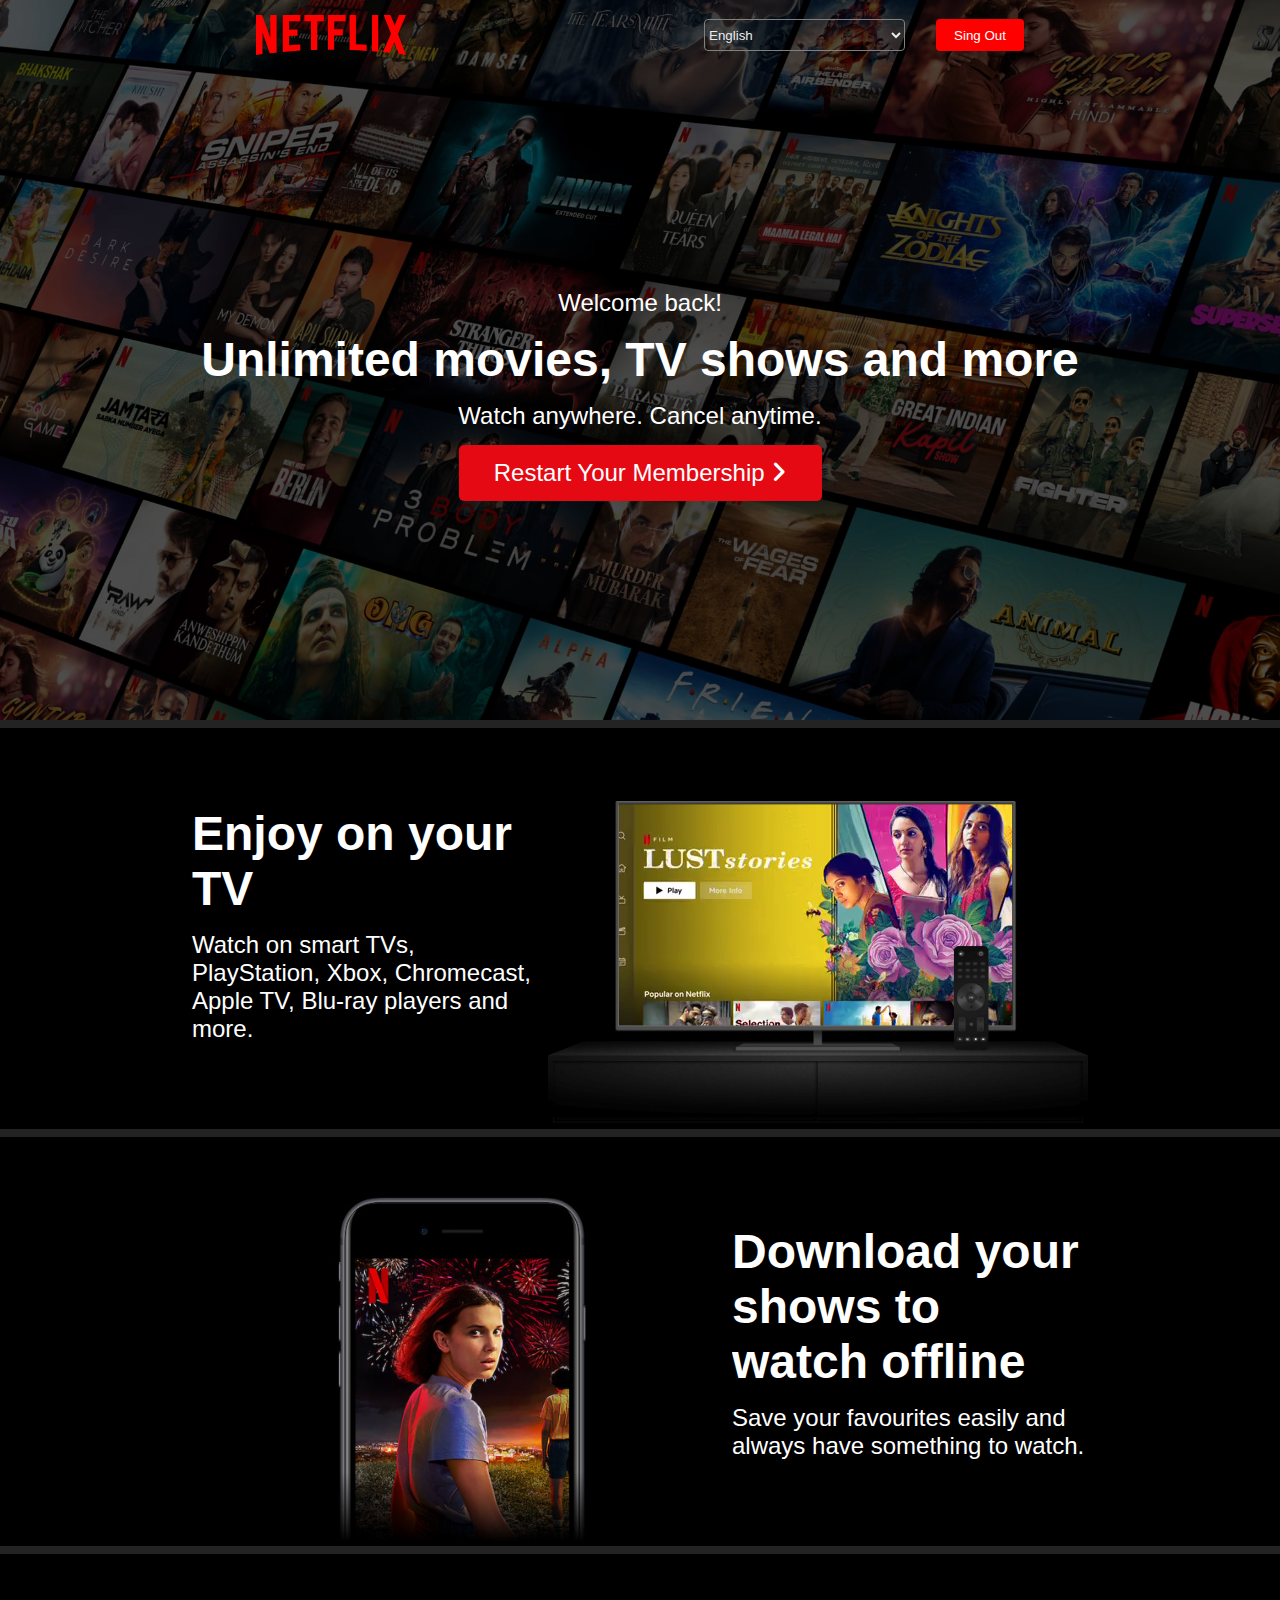
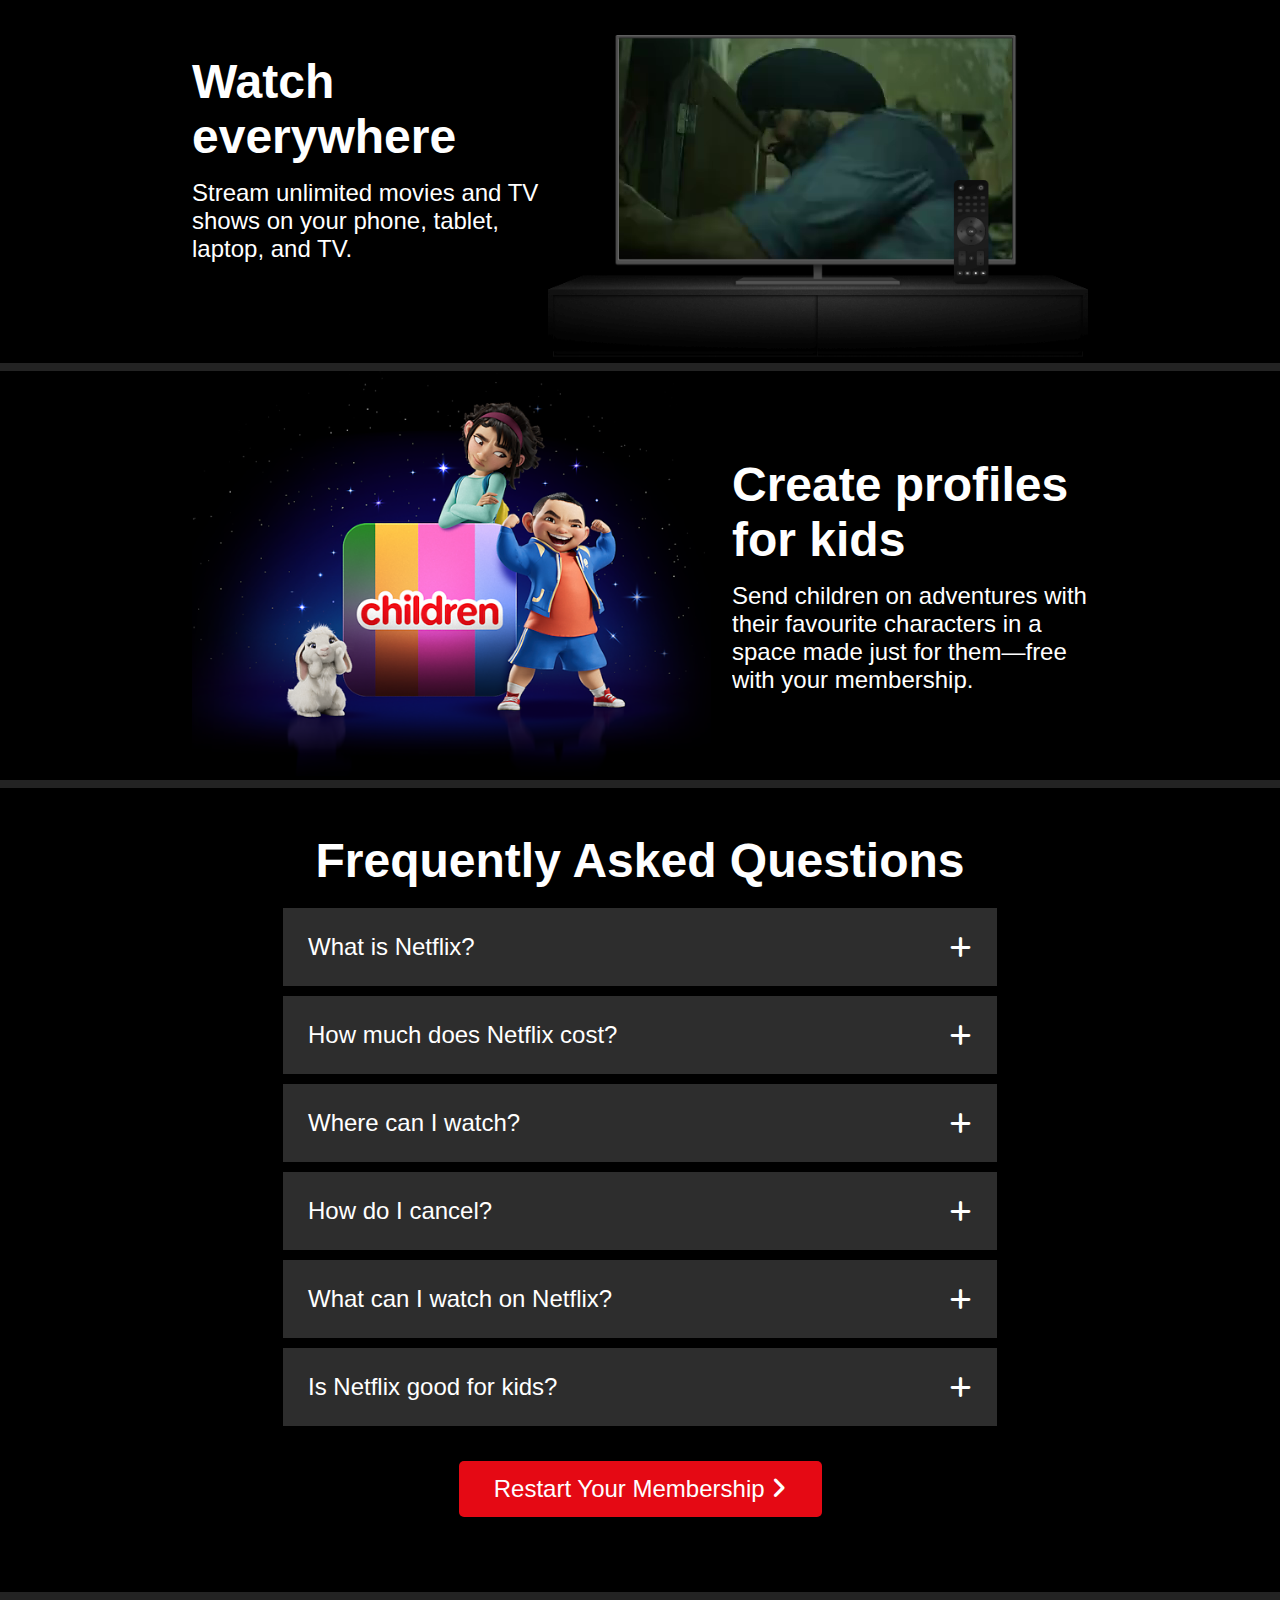
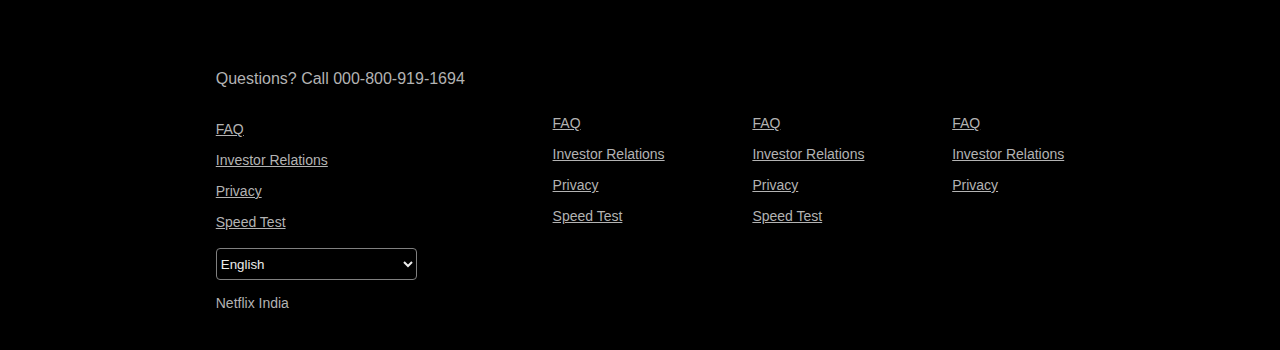
<file: index.html>
<!DOCTYPE html>
<html lang="en">

<head>
    <meta charset="UTF-8">
    <meta name="viewport" content="width=device-width, initial-scale=1.0">
    <title>Netflix India – Watch TV Shows Online, Watch Movies Online</title>
    <link rel="stylesheet" href="netflix.css">
    <link rel="stylesheet" href="netflix_mediaqueries.css">
    <link rel="stylesheet" href="https://cdnjs.cloudflare.com/ajax/libs/font-awesome/6.5.2/css/all.min.css" />

</head>

<body>
    <div class="head">
        <nav>
            <img src="netflix_assets/logo.svg" alt="">
            <div class="lang">
                <select class="select">
                    <option>English</option>
                    <option>Espanol</option>
                    <option>Portugues</option>
                    <option>Francais</option>
                    <option>Suomi</option>
                    <option>Nedarlands</option>
                </select>
                <button class="btn">Sing Out</button>
            </div>

        </nav>
        <div class="box">
        </div>
        <div class="hero">
            <span>Welcome back!</span>
            <span>Unlimited movies, TV shows and more</span>
            <span>Watch anywhere. Cancel anytime.</span>
            <button>Restart Your Membership <i class="fa-solid fa-angle-right"></i></button>
        </div>
        <div class="line"></div>
    </div>

    <section class="secfirst">

        <div class="text">
            <span>Enjoy on your TV</span>
            <span>Watch on smart TVs, PlayStation, Xbox, Chromecast, Apple TV, Blu-ray players and more.</span>
        </div>

        <div class="imgdiv">
            <img src="netflix_assets/tv.png" alt="">
            <video src="netflix_assets/netflix video.m4v" muted autoplay loop></video>
        </div>
    </section>
    <div class="line"></div>




    <section class="secfirst sectionsec">

        <div class="imgdiv">
            <img src="netflix_assets/mobile img.jpg" alt="">
        </div>

        <div class="text">
            <span>Download your shows to watch offline</span>
            <span>Save your favourites easily and always have something to watch.</span>
        </div>
    </section>
    <div class="line"></div>






    <section class="secfirst sectionthird">

        <div class="text">
            <span>Watch everywhere</span>
            <span>Stream unlimited movies and TV shows on your phone, tablet, laptop, and TV.</span>
        </div>

        <div class="imgdiv">
            <img src="netflix_assets/tv.png" alt="">
            <video src="netflix_assets/sacredgame.m4v" muted autoplay loop></video>
        </div>
    </section>
    <div class="line"></div>




    <section class="secfirst sectionfourth">

        <div class="imgdiv">
            <img src="netflix_assets/children.png" alt="">
        </div>

        <div class="text">
            <span>Create profiles for kids</span>
            <span>Send children on adventures with their favourite characters in a space made just for them—free with
                your membership.</span>
        </div>
    </section>
    <div class="line"></div>


    <section class="faq">

        <h1>Frequently Asked Questions</h1>



        <div class="faq-item">
            <div class="faqbox">
                <span>What is Netflix?</span>
                <i class="fa-solid fa-plus icon"></i>
            </div>

            <div class="faqans">
                <p>Netflix is a streaming service that offers a wide variety of award-winning TV shows, movies, anime,
                    documentaries and more – on thousands of internet-connected devices.
                    <br>
                    <br>
                    You can watch as much as you want, whenever you want, without a single ad – all for one low monthly
                    price. There's always something new to discover, and new TV shows and movies are added every week!
                </p>
            </div>
        </div>



        <div class="faq-item">
            <div class="faqbox">
                <span>How much does Netflix cost?</span>
                <i class="fa-solid fa-plus icon"></i>
            </div>

            <div class="faqans">
                <p>Watch Netflix on your smartphone, tablet, Smart TV, laptop, or streaming device, all for one fixed
                    monthly fee. Plans range from ₹149 to ₹649 a month. No extra costs, no contracts.
                </p>
            </div>
        </div>





        <div class="faq-item">
            <div class="faqbox">
                <span>Where can I watch?</span>
                <i class="fa-solid fa-plus icon"></i>
            </div>

            <div class="faqans">
                <p>Watch anywhere, anytime. Sign in with your Netflix account to watch instantly on the web at
                    netflix.com from your personal computer or on any internet-connected device that offers the Netflix
                    app, including smart TVs, smartphones, tablets, streaming media players and game consoles.
                    <br>
                    <br>
                    You can also download your favourite shows with the iOS, Android, or Windows 10 app. Use downloads
                    to watch while you're on the go and without an internet connection. Take Netflix with you anywhere.
                </p>
            </div>
        </div>




        <div class="faq-item">
            <div class="faqbox">
                <span>How do I cancel?</span>
                <i class="fa-solid fa-plus icon"></i>
            </div>

            <div class="faqans">
                <p>Netflix is flexible. There are no annoying contracts and no commitments. You can easily cancel your
                    account online in two clicks. There are no cancellation fees – start or stop your account anytime.
                </p>
            </div>
        </div>





        <div class="faq-item">
            <div class="faqbox">
                <span>What can I watch on Netflix?</span>
                <i class="fa-solid fa-plus icon"></i>
            </div>

            <div class="faqans">
                <p>Netflix has an extensive library of feature films, documentaries, TV shows, anime, award-winning
                    Netflix originals, and more. Watch as much as you want, anytime you want.
                </p>
            </div>
        </div>







        <div class="faq-item">
            <div class="faqbox">
                <span>Is Netflix good for kids?</span>
                <i class="fa-solid fa-plus icon"></i>
            </div>

            <div class="faqans">
                <p>The Netflix Kids experience is included in your membership to give parents control while kids enjoy
                    family-friendly TV shows and films in their own space.
                    <br>
                    <br>
                    Kids profiles come with PIN-protected parental controls that let you restrict the maturity rating of
                    content kids can watch and block specific titles you don’t want kids to see.
                </p>
            </div>
        </div>







        <div class="buttonbox">
            <button class="faqbtn">Restart Your Membership <i class="fa-solid fa-angle-right"></i></button>
        </div>

    </section>
    <div class="line"></div>

    <footer>
        <div class="footerabout">

            <ul>
                <a class="calls">Questions? Call 000-800-919-1694</a>
                <br>
                <a href="">FAQ</a>
                <a href="">Investor Relations</a>
                <a href="">Privacy</a>
                <a href="">Speed Test</a>
                <br>

                <select class="select">
                    <option>English</option>
                    <option>Espanol</option>
                    <option>Portugues</option>
                    <option>Francais</option>
                    <option>Suomi</option>
                    <option>Nedarlands</option>
                </select>

                <a>Netflix India</a>
            </ul>

            <ul class="ul2">
                <a href="">FAQ</a>
                <a href="">Investor Relations</a>
                <a href="">Privacy</a>
                <a href="">Speed Test</a>
            </ul>


            <ul class="ul2">
                <a href="">FAQ</a>
                <a href="">Investor Relations</a>
                <a href="">Privacy</a>
                <a href="">Speed Test</a>
            </ul>

            <ul class="ul2">
                <a href="">FAQ</a>
                <a href="">Investor Relations</a>
                <a href="">Privacy</a>
            </ul>
        </div>
    </footer>

    <script src="netflix.js"></script>





</body>

</html>
</file>
<file: netflix.css>
@import url('https://fonts.googleapis.com/css2?family=Martel+Sans:wght@200;300;400;600;700;800;900&display=swap');

* {
    padding: 0;
    margin: 0;
    box-sizing: border-box;
    font-family: "Poppins", sans-serif;
}

body {
    background-color: black;
}

.head {
    background-image: url(netflix_assets/Backgroundimg.jpg);
    background-size: max(1200px, 100vw);
    background-position: center center top;
    background-repeat: no-repeat;
    height: 80vh;
    position: relative;
    width: 100%;
}

nav {
    /* background-color: aqua; */
    max-width: 60vw;
    height: 70px;
    margin: auto;
    display: flex;
    align-items: center;
    justify-content: space-between;
}

nav img {
    width: 150px;
    color: red;
    position: relative;
    z-index: 20;
}

.lang {
    /* border: 1px solid white; */
    width: 320px;
    display: flex;
    align-items: center;
    justify-content: space-between;
}

nav .select {
    position: relative;
    z-index: 20;
    height: 32px;
    width: 201px;
    border-radius: 4px;
    border: none;
    color: rgb(236, 236, 236);
    background-color: transparent;
    border: 1px solid gray;
}

.select option {
    color: black;
}

nav button {
    position: relative;
    z-index: 20;
}

.btn {
    height: 32px;
    width: 88px;
    background-color: red;
    border-radius: 4px;
    border: none;
    color: white;
}

.head .box {
    height: 80vh;
    width: 100%;
    background-color: black;
    /* border: 1px solid white; */
    opacity: 0.60;
    position: absolute;
    top: 0;
}

.hero {
    font-family: "Martel Sans", sans-serif;
    height: calc(100% - 70px);
    display: flex;
    justify-content: center;
    align-items: center;
    color: white;
    flex-direction: column;
    position: relative;
    gap: 15px;
    padding: 0px 30px;
}

.hero :first-child {
    font-size: 24px;
    text-align: center;
}

.hero :nth-child(2) {
    font-size: 48px;
    font-weight: 900;
    text-align: center;
}

.hero :nth-child(3) {
    font-size: 24px;
    text-align: center;
}

.hero :nth-child(4) {
    font-size: 24px;
    background-color: #E50914;
    color: white;
    border: none;
    height: 56px;
    width: 363px;
    border-radius: 5px;
}

.line {
    height: 8px;
    background-color: #232323;
    position: relative;
    z-index: 40;
}



/* ----------- Header 👆🏼 ----------- */


.secfirst {
    max-width: 70vw;
    display: flex;
    justify-content: center;
    margin: auto;
    color: white;
    align-items: center;
}

.secfirst .imgdiv {
    position: relative;
}

.secfirst .imgdiv img {
    width: 540px;
    position: relative;
    z-index: 20;
}

.secfirst video {
    position: absolute;
    top: 55px;
    right: 0px;
    /* width: 540px; */
}

.text {
    display: flex;
    flex-direction: column;
    gap: 15px;
    padding: 30px 0;
}

.text :first-child {
    font-size: 48px;
    font-weight: 900;
}

.text :last-child {
    font-size: 24px;

}



/* ----------- ad section 👆🏼 ----------- */


.faq {
    padding: 45px;
    display: flex;
    flex-direction: column;
    align-items: center;
    width: 100%;
}


.faq h1 {
    color: white;
    text-align: center;
    font-size: 48px;
    margin-bottom: 15px;
}

.faq .faqbox {
    padding: 25px;
    display: flex;
    align-items: center;
    justify-content: space-between;
    background-color: #2D2D2D;
    /* width: 60vw; */
    width: 60%;
    margin: 5px auto;
    font-size: 24px;
    color: white;
    cursor: pointer;
    transition: all 0s ease-out 0s;
}

.faq .faqans {
    margin: auto;
    width: 60%;
    color: white;
    background-color: #2D2D2D;
    font-size: 24px;
    max-height: 0;
    overflow: hidden;
    transition: max-height 0.5s ease-in-out;
}

.faqans p {
    padding: 12px 22px;
}


.faqbox:hover {
    background-color: #414141;
}

.faq .buttonbox {
    margin: 30px auto;
}

.faq .faqbtn {
    font-size: 24px;
    background-color: #E50914;
    color: white;
    border: none;
    height: 56px;
    width: 363px;
    border-radius: 5px;
}


/* ----------- Faq section 👆🏼 ----------- */

footer {
    display: flex;
    justify-content: center;
    align-items: center;
}

.footerabout {
    height: 350px;
    width: 80%;
    display: flex;
    justify-content: space-evenly;
    /* align-items: center; */
    color: white;
    /* border: 1px solid white; */
}

ul {
    margin-top: 55px;
}

ul p {
    font-size: 20px;
}

.footerabout ul a {
    display: block;
    font-size: 14px;
    margin-top: 15px;
    color: #B3B3B3;
}

.footerabout ul .calls {
    font-size: 16px;
}

.footerabout ul .select {
    position: relative;
    z-index: 20;
    height: 32px;
    width: 201px;
    border-radius: 4px;
    border: none;
    color: rgb(236, 236, 236);
    background-color: transparent;
    border: 1px solid gray;
}

.footerabout .ul2 {
    margin-top: 100px;
}
</file>
<file: netflix_mediaqueries.css>
@media (max-width: 750px) {

    nav .select{
         width: 60px;
     }
     .lang {
         display: flex;
         align-items: center;
         justify-content: center;
     }
     nav {
         width: 100%;
         height: 70px;
         display: flex;
         align-items: center;
         justify-content: space-between;
     }
     
 }

 @media (max-width: 1144px) {
    .secfirst{
        flex-wrap: wrap;
    }
}

@media (max-width: 500px) {

    .secfirst .imgdiv img {
        overflow: hidden;
        width: 400px;
    }
    .secfirst video {
        width: 400px;
    }
    .hero :first-child {
        font-size: 18px;
        text-align: center;
    }
    
    .hero :nth-child(2) {
        font-size: 32px;
    }
    
    .hero :nth-child(3) {
        font-size: 18px;
        text-align: center;
    }
    
    .hero :nth-child(4) {
        font-size: 18px;
        height: 40px;
        width: 280px;
    }
    .text :first-child {
        font-size: 28px;
        font-weight: 900;
        text-align: center;
    }
    
    .text :last-child {
        font-size: 18px;
        text-align: center;
    }
    nav img {
        width: 100px;
    }
    .faq h1 {
        text-align: center;
        font-size: 32px;
    }
    .faq .faqbox{
        font-size: 18px;
        width: 80%;
    }
    .faq .faqans{
        font-size: 18px;
        width: 80%;
    }
    .faq .faqbtn{
        font-size: 15px;
        height: 40px;
        width: 280px;
    }
    .ul2{
        display: none;
    }
}



@media (max-width: 750px) {
    .faq .faqbox{
        width: 80%;
        font-size: 18px;
    }
    .faq .faqans{
        font-size: 18px;
        width: 80%;
    }
    
}

@media (max-width: 430px) {
    .faq .faqbox{
        width: 80%;
    }
    
}
</file>
